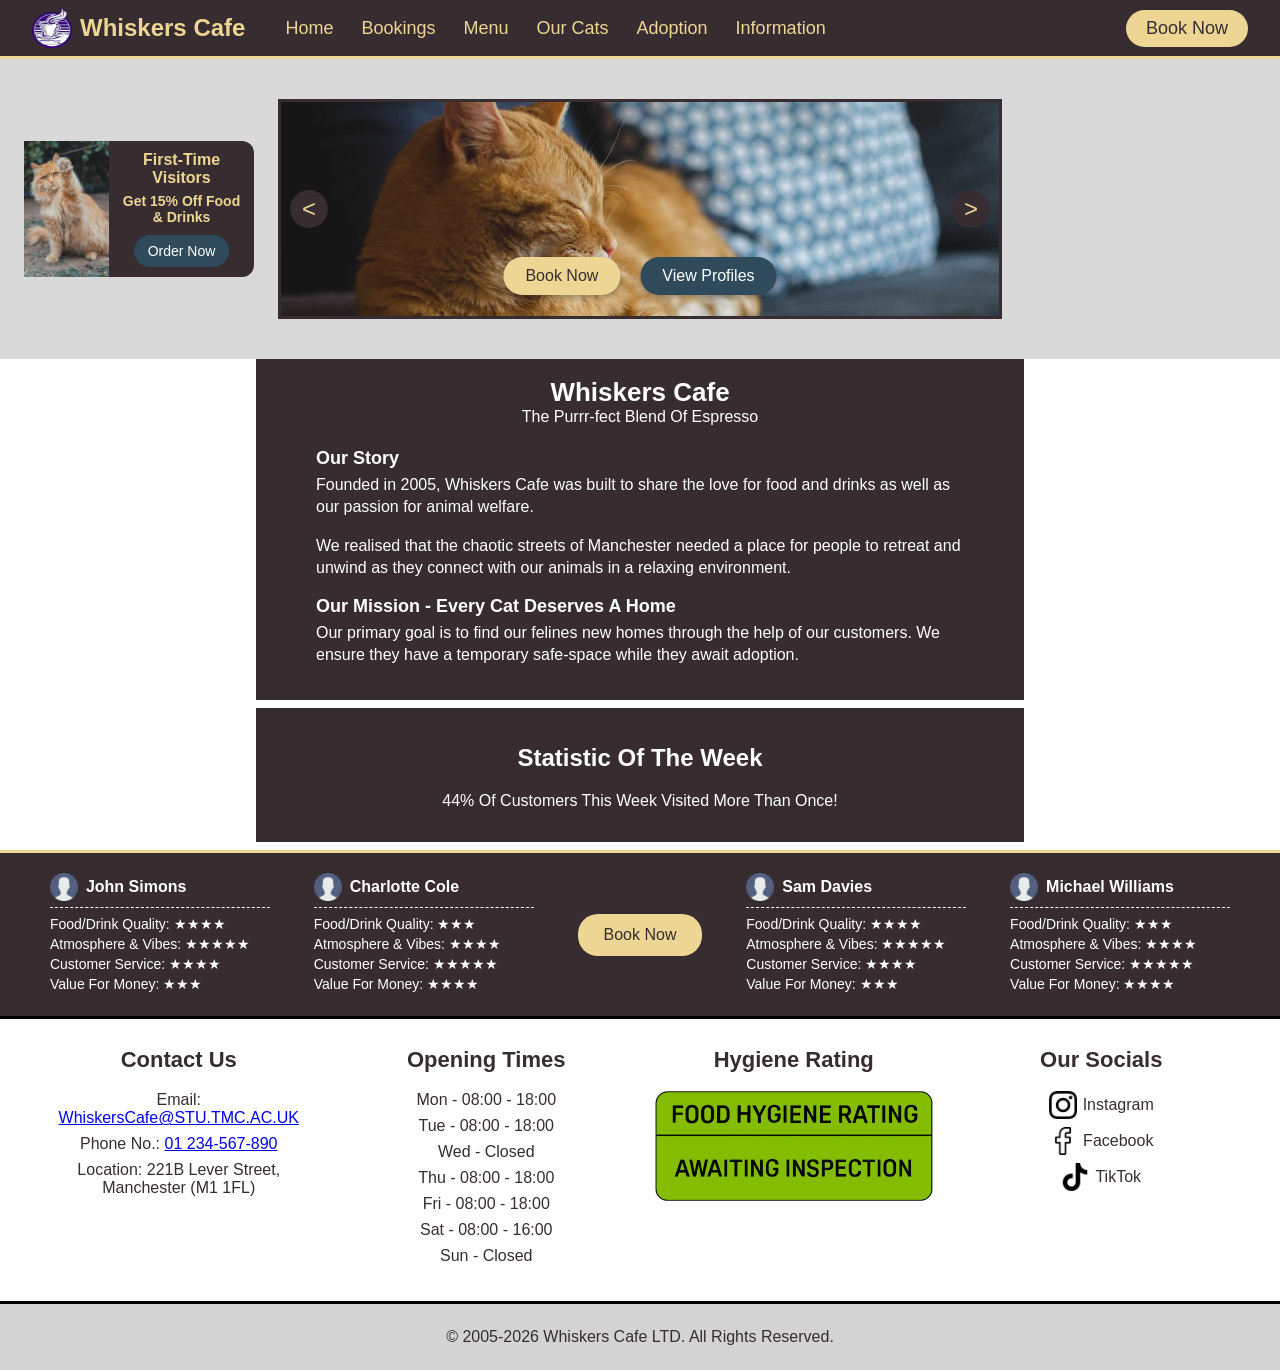
<file: whiskerscafe/index.html>
<!DOCTYPE html>
<html lang="en">
  <head>
    <meta charset="UTF-8">
    <meta name="viewport" content="width=device-width, initial-scale=1.0">
    <meta name="description" content="Visit Whiskers Cafe to indulge in fresh coffee, meet our featured cats, 
      read customer reviews, and discover adoption opportunities.">
    <meta name="keywords" content="Whiskers Cafe, Cat Cafe, Coffee Shop, Cat Adoption.">
    <meta name="author" content="Joseph Stringer">
    <meta name="robots" content="index">
    <meta http-equiv="X-UA-Compatible" content="ie=edge">
    <title>Whiskers Cafe - Home</title>
    <link rel="stylesheet" href="style.css">
    <link rel="icon" href="images/Logo.png" type="image/x-icon">
    <link rel="canonical" href="https://thegoverningbug.github.io/whiskerscafe/index.html">
    <meta property="og:title" content="Whiskers Cafe - Home">
    <meta property="og:description" content="Visit Whiskers Cafe to indulge in fresh coffee, meet our featured cats, 
      read customer reviews, and discover adoption opportunities.">
    <meta property="og:image" content="https://thegoverningbug.github.io/images/Logo.png">
    <meta property="og:url" content="https://thegoverningbug.github.io/whiskerscafe/index.html">
    <meta property="og:type" content="website">
  </head>
  <body>
    <header class="page-header">
      <a class="logo" href="index.html">
        <img src="images/Logo.png" alt="Whiskers Cafe Logo">
        <span>Whiskers Cafe</span>
      </a>
      <nav class="nav-links" id="nav-links">
        <a href="index.html">Home</a>
        <a href="bookings.html">Bookings</a>
        <a href="menu.html">Menu</a>
        <a href="our-cats.html">Our Cats</a>
        <a href="adoption.html">Adoption</a>
        <a href="information.html">Information</a>
      </nav>
      <a class="book-button" href="bookings.html">Book Now</a>
      <button class="menu-button" id="menu-button">☰</button>
    </header>
    <main>
      <section class="slider-balance">
        <div class="promo-card">
          <img src="images/PromotionalImage.jpg" alt="A Cat Waving With Its Paw">
          <div class="promo-text">
            <h2>First-Time Visitors</h2>
            <p>Get 15% Off Food & Drinks</p>
            <a href="menu.html">Order Now</a>
          </div>
        </div>
        <div class="cat-slider">
          <button class="slider-arrow" id="previous-cat"><</button>
          <a href="our-cats.html" class="slider-image-link">
            <img class="cat-slider-image active" src="images/CatSlider1.jpg" fetchpriority="high" alt="An Image Of A Cat From Whiskers Cafe">
            <img class="cat-slider-image" src="images/CatSlider2.jpg" alt="An Image Of A Cat From Whiskers Cafe">
            <img class="cat-slider-image" src="images/CatSlider3.jpg" alt="An Image Of A Cat From Whiskers Cafe">
          </a>
          <button class="slider-arrow" id="next-cat">></button>
          <div class="slider-buttons">
            <a class="primary-button" href="bookings.html">Book Now</a>
            <a class="secondary-button" href="our-cats.html">View Profiles</a>
          </div>
        </div>
        <div class="group-balance"></div>
      </section>
      <section class="about-section">
        <h1>Whiskers Cafe</h1>
        <p class="subtitle">The Purrr-fect Blend Of Espresso</p>
        <div class="about-text">
          <h2>Our Story</h2>
          <p>
            Founded in 2005, Whiskers Cafe was built to share the love for 
            food and drinks as well as our passion for animal welfare.
          </p>
          <p>
            We realised that the chaotic streets of Manchester needed a place for people to retreat and unwind 
            as they connect with our animals in a relaxing environment.
          </p>
          <h2>Our Mission - Every Cat Deserves A Home</h2>
          <p>
            Our primary goal is to find our felines new homes through the help of our customers. 
            We ensure they have a temporary safe-space while they await adoption.
          </p>
        </div>
      </section>
      <section class="stat-section">
        <h2>Statistic Of The Week</h2>
        <p>44% Of Customers This Week Visited More Than Once!</p>
      </section>
      <section class="reviews-section">
        <div class="review-card">
          <div class="review-user">
            <img src="images/UserIcon.png" alt="User Profile Icon">
          <h3>John Simons</h3>
        </div>
        <p>Food/Drink Quality: ★★★★</p>
        <p>Atmosphere & Vibes: ★★★★★</p>
        <p>Customer Service: ★★★★</p>
        <p>Value For Money: ★★★</p>
      </div>
        <div class="review-card">
          <div class="review-user">
            <img src="images/UserIcon.png" alt="User Profile Icon">
            <h3>Charlotte Cole</h3>
          </div>
        <p>Food/Drink Quality: ★★★</p>
        <p>Atmosphere & Vibes: ★★★★</p>
        <p>Customer Service: ★★★★★</p>
        <p>Value For Money: ★★★★</p>
        </div>
        <a class="review-book-button" href="bookings.html">Book Now</a>
        <div class="review-card">
          <div class="review-user">
            <img src="images/UserIcon.png" alt="User Profile Icon">
            <h3>Sam Davies</h3>
          </div>
        <p>Food/Drink Quality: ★★★★</p>
        <p>Atmosphere & Vibes: ★★★★★</p>
        <p>Customer Service: ★★★★</p>
        <p>Value For Money: ★★★</p>
        </div>
        <div class="review-card">
          <div class="review-user">
            <img src="images/UserIcon.png" alt="User Profile Icon">
            <h3>Michael Williams</h3>
          </div>
        <p>Food/Drink Quality: ★★★</p>
        <p>Atmosphere & Vibes: ★★★★</p>
        <p>Customer Service: ★★★★★</p>
        <p>Value For Money: ★★★★</p>
        </div>
      </section>
    </main>
      <footer class="page-footer">
        <div class="footer-columns">
          <section class="footer-section">
            <h2>Contact Us</h2>
            <p>Email: <a href="mailto:whiskerscafe@stu.tmc.ac.uk">WhiskersCafe@STU.TMC.AC.UK</a></p>
            <p>Phone No.: <a href="tel:01234567890">01 234-567-890</a></p>
            <p>Location: 221B Lever Street, Manchester (M1 1FL)</p>
          </section>
          <section class="footer-section">
            <h2>Opening Times</h2>
            <p>Mon - 08:00 - 18:00</p>
            <p>Tue - 08:00 - 18:00</p>
            <p>Wed - Closed</p>
            <p>Thu - 08:00 - 18:00</p>
            <p>Fri - 08:00 - 18:00</p>
            <p>Sat - 08:00 - 16:00</p>
            <p>Sun - Closed</p>
          </section>
          <section class="footer-section">
            <h2>Hygiene Rating</h2>
            <img class="hygiene-image" src="images/HygieneRating.png" alt="Food Hygiene Rating - Awaiting Inspection">
          </section>
          <section class="footer-section">
            <h2>Our Socials</h2>
            <a class="social-link" href="https://www.instagram.com/whiskerscafe">
              <img src="images/InstagramIcon.png" alt="Instagram Icon">Instagram</a>
            <a class="social-link" href="https://www.facebook.com/whiskerscafe">
              <img src="images/FacebookIcon.png" alt="Facebook Icon">Facebook</a>
            <a class="social-link" href="https://www.tiktok.com/whiskerscafe">
              <img src="images/TikTokIcon.png" alt="TikTok Icon">TikTok</a>
          </section>
        </div>
        <div class="copyright">
          <p>© 2005-2026 Whiskers Cafe LTD. All Rights Reserved.</p>
        </div>
      </footer>
    <script src="script.js" defer></script>
  </body>
</html>
</file>
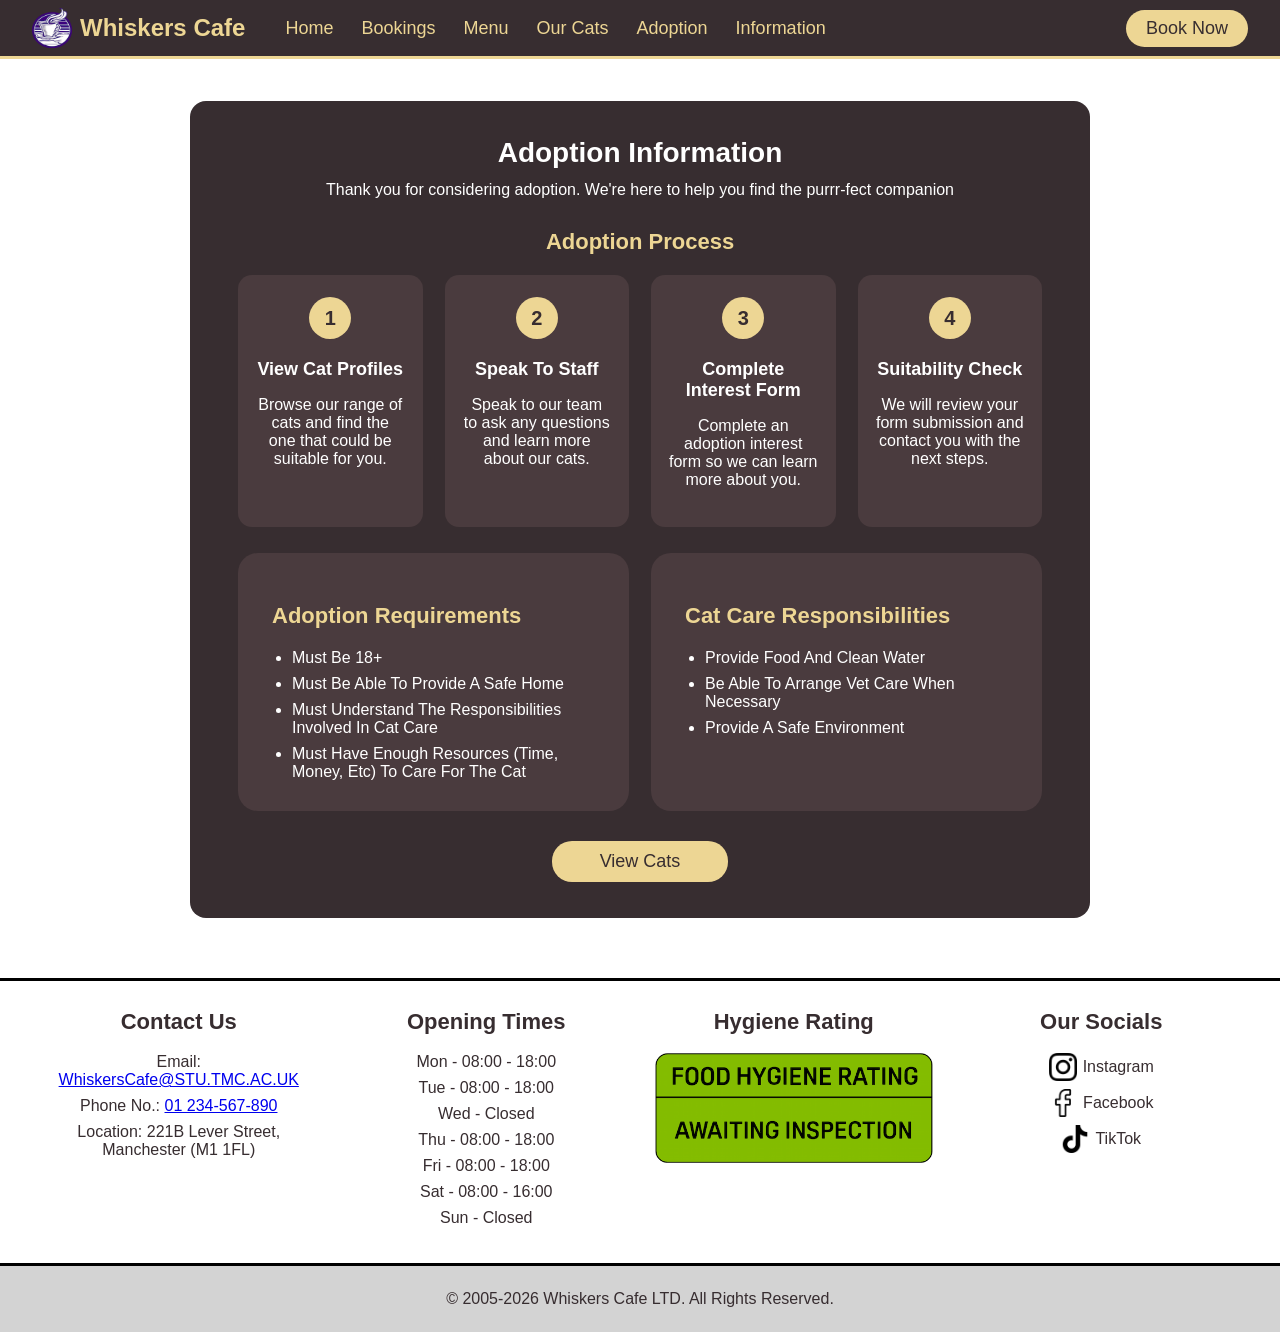
<file: whiskerscafe/adoption.html>
<!DOCTYPE html>
<html lang="en">
  <head>
    <meta charset="UTF-8">
    <meta name="viewport" content="width=device-width, initial-scale=1.0">
    <meta name="description" content="Discover adoption opportunities and information about the process at Whiskers Café, including requirements, responsibilities, and animal care rules.">
    <meta name="keywords" content="Cat Adoption, Adoption Process, Animal Care Rules, Cat Welfare.">
    <meta name="author" content="Joseph Stringer">
    <meta name="robots" content="index">
    <meta http-equiv="X-UA-Compatible" content="ie=edge">
    <title>Whiskers Cafe - Adoption</title>
    <link rel="stylesheet" href="style.css">
    <link rel="icon" href="images/Logo.png" type="image/x-icon">
    <link rel="canonical" href="https://thegoverningbug.github.io/whiskerscafe/adoption.html">
    <meta property="og:title" content="Whiskers Cafe - Adoption">
    <meta property="og:description" content="Discover adoption opportunities and information about the process at Whiskers Café, including requirements, responsibilities, and animal care rules.">
    <meta property="og:image" content="https://thegoverningbug.github.io/images/Logo.png">
    <meta property="og:url" content="https://thegoverningbug.github.io/whiskerscafe/adoption.html">
    <meta property="og:type" content="website">
  </head>
  <body>
    <header class="page-header">
      <a class="logo" href="index.html">
        <img src="images/Logo.png" alt="Whiskers Cafe Logo">
        <span>Whiskers Cafe</span>
      </a>
      <nav class="nav-links" id="nav-links">
        <a href="index.html">Home</a>
        <a href="bookings.html">Bookings</a>
        <a href="menu.html">Menu</a>
        <a href="our-cats.html">Our Cats</a>
        <a href="adoption.html">Adoption</a>
        <a href="information.html">Information</a>
      </nav>
      <a class="book-button" href="bookings.html">Book Now</a>
      <button class="menu-button" id="menu-button">☰</button>
    </header>
    <main>
      <section class="adoption-section">
        <div class="adoption-panel">
          <h1>Adoption Information</h1>
          <p class="adoption-subtitle">Thank you for considering adoption. We're here to help you find the purrr-fect companion</p>
          <h2>Adoption Process</h2>
          <div class="adoption-steps">
            <div class="adoption-step">
              <span class="step-number">1</span>
              <h3>View Cat Profiles</h3>
              <p>Browse our range of cats and find the one that could be suitable for you.</p>
            </div>
            <div class="adoption-step">
              <span class="step-number">2</span>
              <h3>Speak To Staff</h3>
              <p>Speak to our team to ask any questions and learn more about our cats.</p>
            </div>
            <div class="adoption-step">
              <span class="step-number">3</span>
              <h3>Complete Interest Form</h3>
              <p>Complete an adoption interest form so we can learn more about you.</p>
            </div>
            <div class="adoption-step">
              <span class="step-number">4</span>
              <h3>Suitability Check</h3>
              <p>We will review your form submission and contact you with the next steps.</p>
            </div>
          </div>
            <div class="adoption-info-grid">
              <div class="adoption-info-card">
                <h2>Adoption Requirements</h2>
                <ul>
                  <li>Must Be 18+</li>
                  <li>Must Be Able To Provide A Safe Home</li>
                  <li>Must Understand The Responsibilities Involved In Cat Care</li>
                  <li>Must Have Enough Resources (Time, Money, Etc) To Care For The Cat</li>
                </ul>
              </div>
              <div class="adoption-info-card">
                <h2>Cat Care Responsibilities</h2>
                <ul>
                  <li>Provide Food And Clean Water</li>
                  <li>Be Able To Arrange Vet Care When Necessary</li>
                  <li>Provide A Safe Environment</li>
                </ul>
              </div>
            </div>
            <a class="adoption-main-button" href="our-cats.html">View Cats</a>
        </div>
      </section>
    </main>
      <footer class="page-footer">
        <div class="footer-columns">
          <section class="footer-section">
            <h2>Contact Us</h2>
            <p>Email: <a href="mailto:whiskerscafe@stu.tmc.ac.uk">WhiskersCafe@STU.TMC.AC.UK</a></p>
            <p>Phone No.: <a href="tel:01234567890">01 234-567-890</a></p>
            <p>Location: 221B Lever Street, Manchester (M1 1FL)</p>
          </section>
          <section class="footer-section">
            <h2>Opening Times</h2>
            <p>Mon - 08:00 - 18:00</p>
            <p>Tue - 08:00 - 18:00</p>
            <p>Wed - Closed</p>
            <p>Thu - 08:00 - 18:00</p>
            <p>Fri - 08:00 - 18:00</p>
            <p>Sat - 08:00 - 16:00</p>
            <p>Sun - Closed</p>
          </section>
          <section class="footer-section">
            <h2>Hygiene Rating</h2>
            <img class="hygiene-image" src="images/HygieneRating.png" alt="Food Hygiene Rating - Awaiting Inspection">
          </section>
          <section class="footer-section">
            <h2>Our Socials</h2>
            <a class="social-link" href="https://www.instagram.com/whiskerscafe">
              <img src="images/InstagramIcon.png" alt="Instagram Icon">Instagram</a>
            <a class="social-link" href="https://www.facebook.com/whiskerscafe">
              <img src="images/FacebookIcon.png" alt="Facebook Icon">Facebook</a>
            <a class="social-link" href="https://www.tiktok.com/whiskerscafe">
              <img src="images/TikTokIcon.png" alt="TikTok Icon">TikTok</a>
          </section>
        </div>
        <div class="copyright">
          <p>© 2005-2026 Whiskers Cafe LTD. All Rights Reserved.</p>
        </div>
      </footer>
    <script src="script.js" defer></script>
  </body>
</html>
</file>
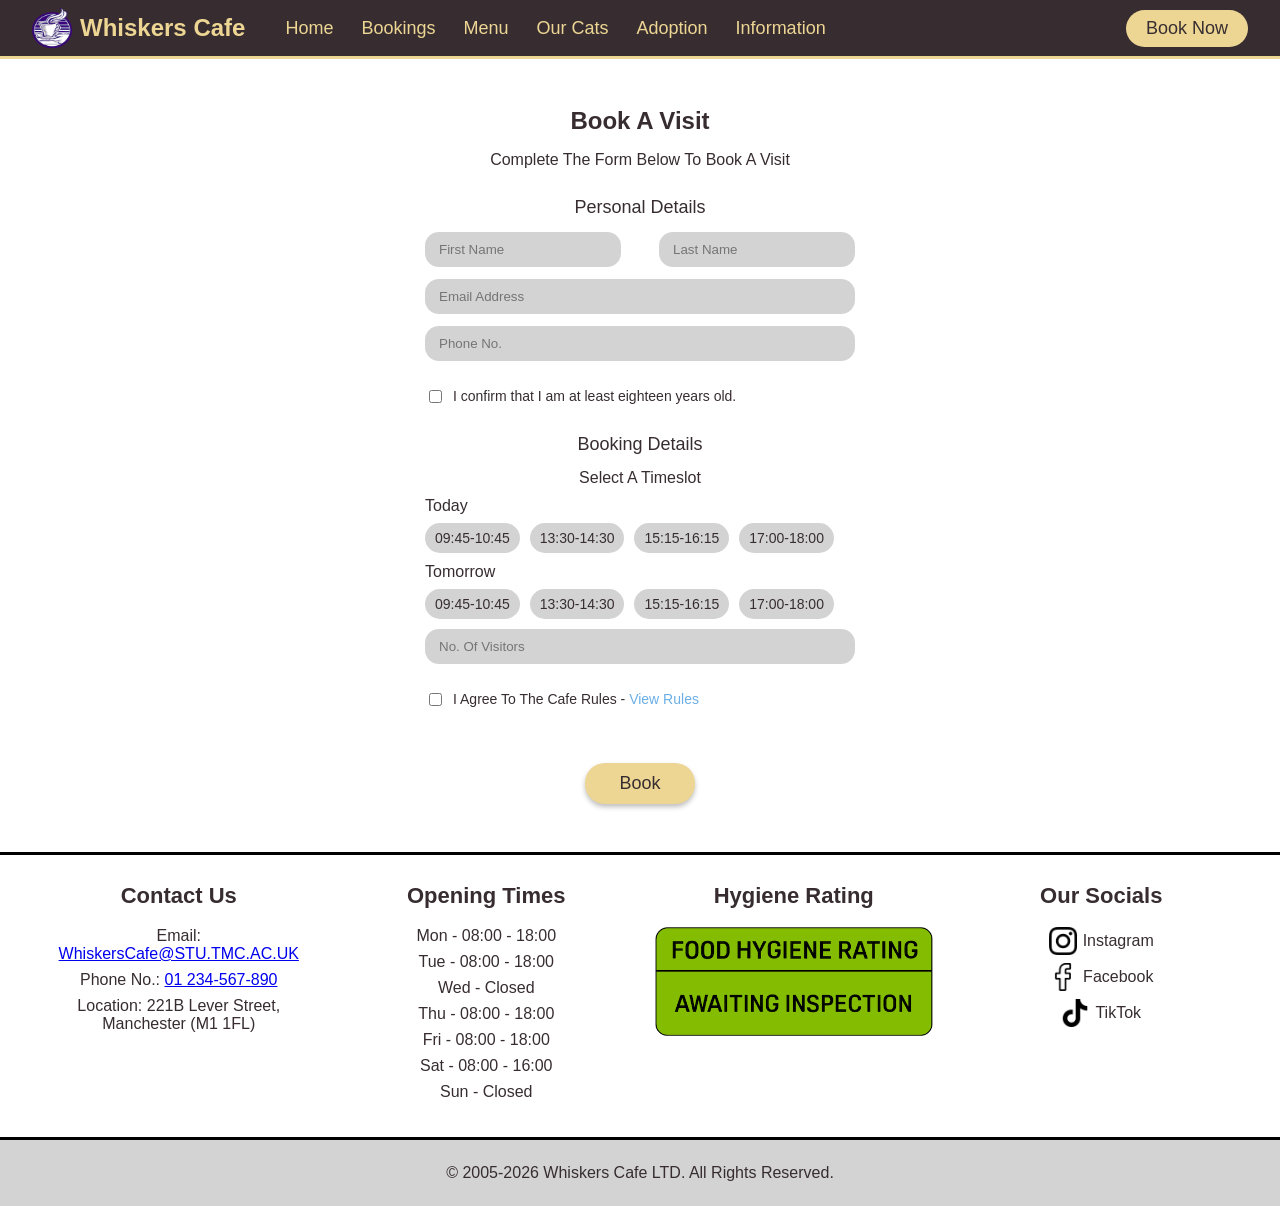
<file: whiskerscafe/bookings.html>
<!DOCTYPE html>
<html lang="en">
  <head>
    <meta charset="UTF-8">
    <meta name="viewport" content="width=device-width, initial-scale=1.0">
    <meta name="description" content="Book a visit to Whiskers Cafe and reserve yourself some time to enjoy
      our food, drinks, and the cafe's cats.">
    <meta name="keywords" content="Book Visit, Cat Cafe Booking, Whiskers Cafe, Cafe Visits, Cafe Reservations.">
    <meta name="author" content="Joseph Stringer">
    <meta name="robots" content="index">
    <meta http-equiv="X-UA-Compatible" content="ie=edge">
    <title>Whiskers Cafe - Bookings</title>
    <link rel="stylesheet" href="style.css">
    <link rel="icon" href="images/Logo.png" type="image/x-icon">
    <link rel="canonical" href="https://thegoverningbug.github.io/whiskerscafe/bookings.html">
    <meta property="og:title" content="Whiskers Cafe - Bookings">
    <meta property="og:description" content="Book a visit to Whiskers Cafe and reserve yourself some time to enjoy
      our food, drinks, and the cafe's cats.">
    <meta property="og:image" content="https://thegoverningbug.github.io/images/Logo.png">
    <meta property="og:url" content="https://thegoverningbug.github.io/whiskerscafe/bookings.html">
    <meta property="og:type" content="website">
  </head>
  <body>
    <header class="page-header">
      <a class="logo" href="index.html">
        <img src="images/Logo.png" alt="Whiskers Cafe Logo">
        <span>Whiskers Cafe</span>
      </a>
      <nav class="nav-links" id="nav-links">
        <a href="index.html">Home</a>
        <a href="bookings.html">Bookings</a>
        <a href="menu.html">Menu</a>
        <a href="our-cats.html">Our Cats</a>
        <a href="adoption.html">Adoption</a>
        <a href="information.html">Information</a>
      </nav>
      <a class="book-button" href="bookings.html">Book Now</a>
      <button class="menu-button" id="menu-button">☰</button>
    </header>
    <main>
      <section class="booking-section">
        <h1>Book A Visit</h1>
        <p class="booking-sub">Complete The Form Below To Book A Visit</p>
        <form class="booking-form" id="booking-form">
          <h2>Personal Details</h2>
          <div class="name-row">
            <input type="text" id="first-name" placeholder="First Name">
            <input type="text" id="last-name" placeholder="Last Name">
          </div>
          <input type="email" id="email-address" placeholder="Email Address">
          <input type="text" id="phone-number" placeholder="Phone No.">
          <div class="checkbox-row">
            <input type="checkbox" id="age-confirmed">
            <label for="age-confirmed">I confirm that I am at least eighteen years old.</label>
          </div>
          <h2>Booking Details</h2>
          <p class="timeslot-title">Select A Timeslot</p>
          <div class="timeslot-group">
            <div class="timeslot-row">
              <p>Today</p>
              <input type="radio" id="today-1" name="timeslot" value="Today 09:45-10:45">
                <label for="today-1">09:45-10:45</label>
              <input type="radio" id="today-2" name="timeslot" value="Today 13:30-14:30">
                <label for="today-2">13:30-14:30</label>
              <input type="radio" id="today-3" name="timeslot" value="Today 15:15-16:15">
                <label for="today-3">15:15-16:15</label>
              <input type="radio" id="today-4" name="timeslot" value="Today 09:45-10:45">
                <label for="today-4">17:00-18:00</label>
            </div>
            <div class="timeslot-row">
              <p>Tomorrow</p>
              <input type="radio" id="tomorrow-1" name="timeslot" value="Tomorrow 09:45-10:45">
                <label for="tomorrow-1">09:45-10:45</label>
              <input type="radio" id="tomorrow-2" name="timeslot" value="Tomorrow 13:30-14:30">
                <label for="tomorrow-2">13:30-14:30</label>
              <input type="radio" id="tomorrow-3" name="timeslot" value="Tomorrow 15:15-16:15">
                <label for="tomorrow-3">15:15-16:15</label>
              <input type="radio" id="tomorrow-4" name="timeslot" value="Tomorrow 17:00-18:00">
                <label for="tomorrow-4">17:00-18:00</label>
            </div>
          </div>
          <input type="number" id="visitor-number" placeholder="No. Of Visitors" min="1" max="6">
          <div class="checkbox-row">
            <input type="checkbox" id="rules-confirmed">
            <label for="rules-confirmed">I Agree To The Cafe Rules - <a href="information.html">View Rules</a>
            </label>
          </div>
          <p id="booking-message"></p>
          <button type="submit" class="submit-booking-button">Book</button>
        </form>
      </section>
    </main>
      <footer class="page-footer">
        <div class="footer-columns">
          <section class="footer-section">
            <h2>Contact Us</h2>
            <p>Email: <a href="mailto:whiskerscafe@stu.tmc.ac.uk">WhiskersCafe@STU.TMC.AC.UK</a></p>
            <p>Phone No.: <a href="tel:01234567890">01 234-567-890</a></p>
            <p>Location: 221B Lever Street, Manchester (M1 1FL)</p>
          </section>
          <section class="footer-section">
            <h2>Opening Times</h2>
            <p>Mon - 08:00 - 18:00</p>
            <p>Tue - 08:00 - 18:00</p>
            <p>Wed - Closed</p>
            <p>Thu - 08:00 - 18:00</p>
            <p>Fri - 08:00 - 18:00</p>
            <p>Sat - 08:00 - 16:00</p>
            <p>Sun - Closed</p>
          </section>
          <section class="footer-section">
            <h2>Hygiene Rating</h2>
            <img class="hygiene-image" src="images/HygieneRating.png" alt="Food Hygiene Rating - Awaiting Inspection">
          </section>
          <section class="footer-section">
            <h2>Our Socials</h2>
            <a class="social-link" href="https://www.instagram.com/whiskerscafe">
              <img src="images/InstagramIcon.png" alt="Instagram Icon">Instagram</a>
            <a class="social-link" href="https://www.facebook.com/whiskerscafe">
              <img src="images/FacebookIcon.png" alt="Facebook Icon">Facebook</a>
            <a class="social-link" href="https://www.tiktok.com/whiskerscafe">
              <img src="images/TikTokIcon.png" alt="TikTok Icon">TikTok</a>
          </section>
        </div>
        <div class="copyright">
          <p>© 2005-2026 Whiskers Cafe LTD. All Rights Reserved.</p>
        </div>
      </footer>
    <script src="script.js" defer></script>
  </body>
</html>
</file>
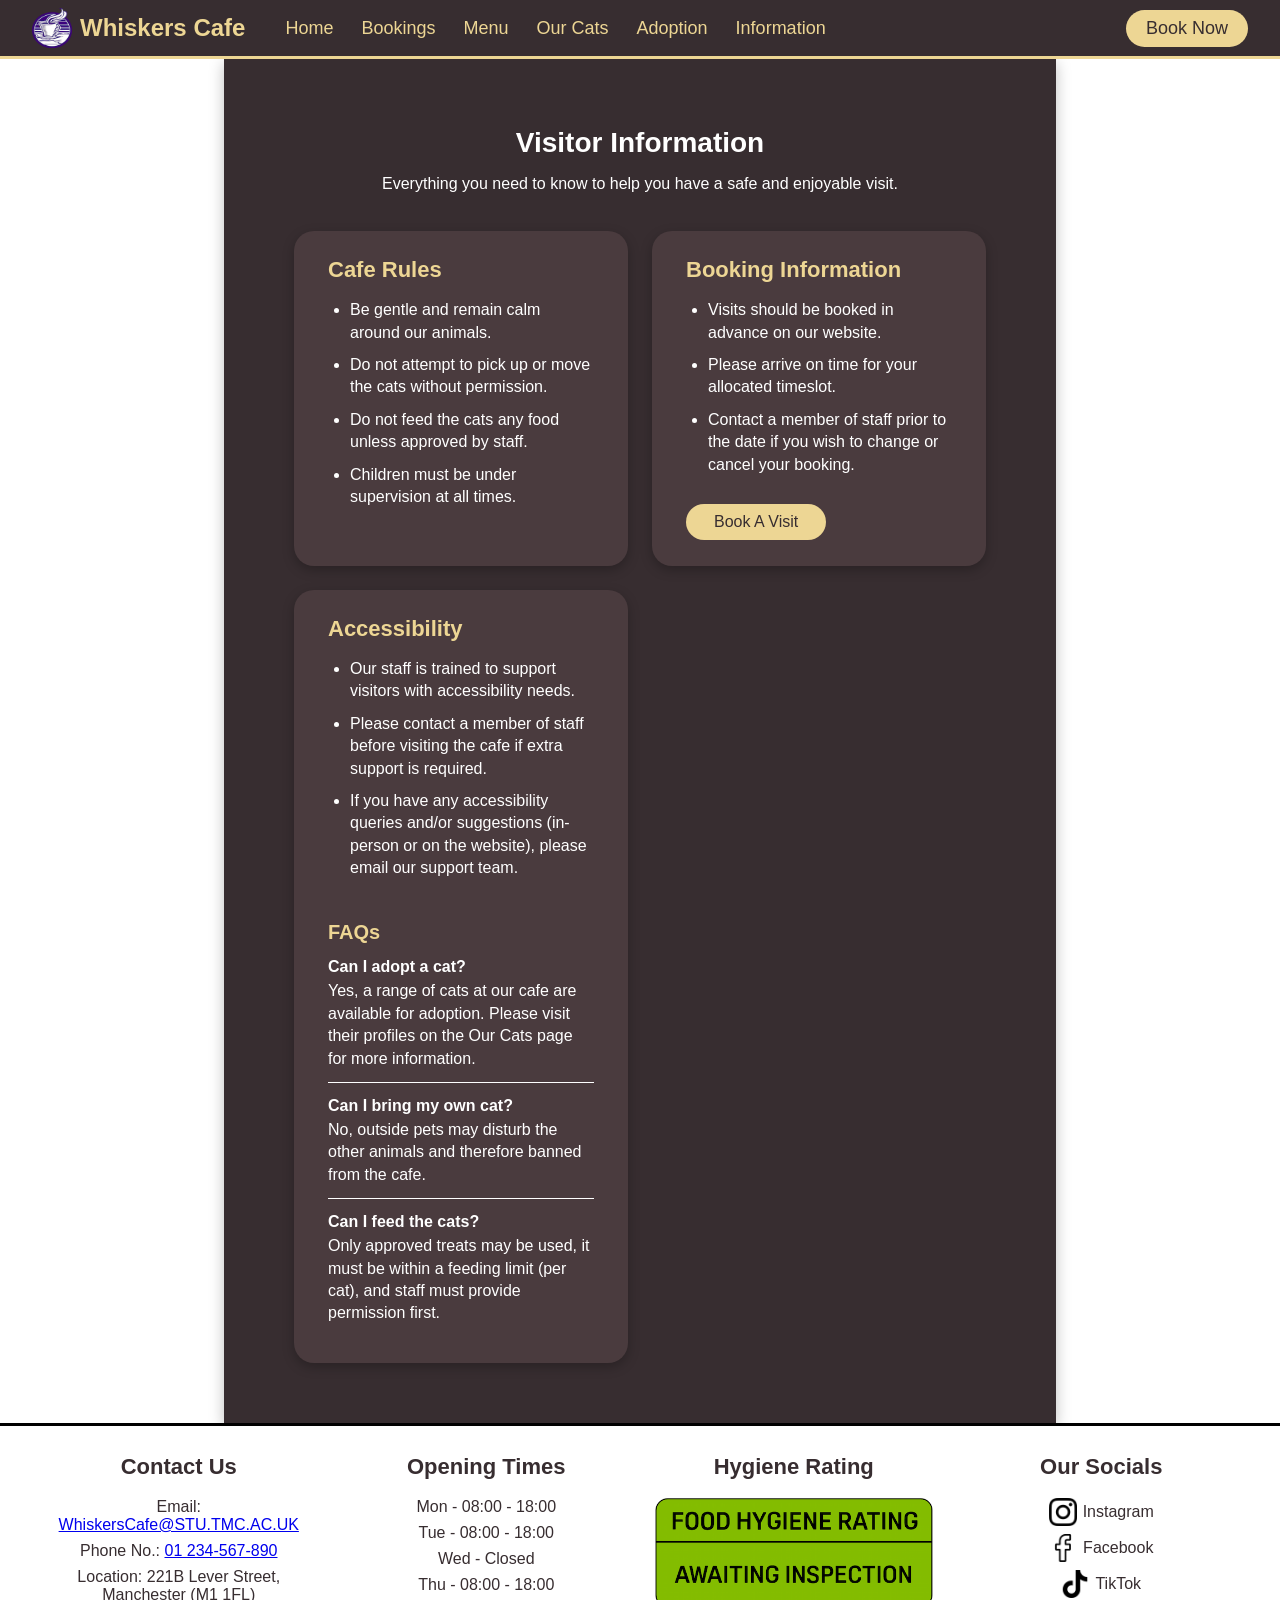
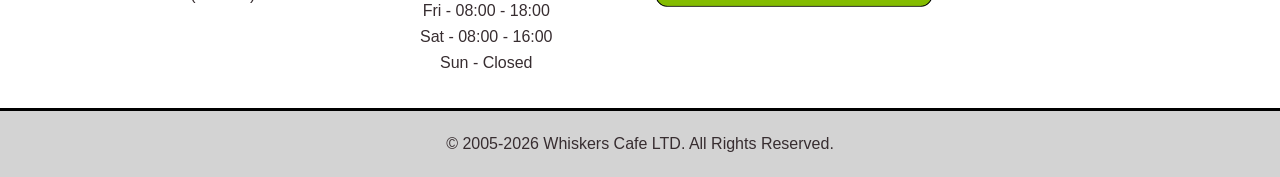
<file: whiskerscafe/information.html>
<!DOCTYPE html>
<html lang="en">
  <head>
    <meta charset="UTF-8">
    <meta name="viewport" content="width=device-width, initial-scale=1.0">
    <meta name="description" content="Find useful information about Whiskers Café including café rules, accessibility information, and frequently asked questions.">
    <meta name="keywords" content="FAQs, Accessibility, Support, Café Rules, What To Expect, Visiting Process.">
    <meta name="author" content="Joseph Stringer">
    <meta name="robots" content="index">
    <meta http-equiv="X-UA-Compatible" content="ie=edge">
    <title>Whiskers Cafe - Information</title>
    <link rel="stylesheet" href="style.css">
    <link rel="icon" href="images/Logo.png" type="image/x-icon">
    <link rel="canonical" href="https://thegoverningbug.github.io/whiskerscafe/information.html">
    <meta property="og:title" content="Whiskers Cafe - Information">
    <meta property="og:description" content="Find useful information about Whiskers Café including café rules, accessibility information, and frequently asked questions.">
    <meta property="og:image" content="https://thegoverningbug.github.io/images/Logo.png">
    <meta property="og:url" content="https://thegoverningbug.github.io/whiskerscafe/information.html">
    <meta property="og:type" content="website">
  </head>
  <body>
    <header class="page-header">
      <a class="logo" href="index.html">
        <img src="images/Logo.png" alt="Whiskers Cafe Logo">
        <span>Whiskers Cafe</span>
      </a>
      <nav class="nav-links" id="nav-links">
        <a href="index.html">Home</a>
        <a href="bookings.html">Bookings</a>
        <a href="menu.html">Menu</a>
        <a href="our-cats.html">Our Cats</a>
        <a href="adoption.html">Adoption</a>
        <a href="information.html">Information</a>
      </nav>
      <a class="book-button" href="bookings.html">Book Now</a>
      <button class="menu-button" id="menu-button">☰</button>
    </header>
    <main>
      <section class="information-section">
        <h1>Visitor Information</h1>
        <p class="information-subtitle">Everything you need to know to help you have a safe and 
          enjoyable visit.</p>
        <div class="information-grid">
          <section class="information-card">
            <h2>Cafe Rules</h2>
            <ul>
              <li>Be gentle and remain calm around our animals.</li>
              <li>Do not attempt to pick up or move the cats without permission.</li>
              <li>Do not feed the cats any food unless approved by staff.</li>
              <li>Children must be under supervision at all times.</li>
            </ul>
          </section>
          <section class="information-card">
            <h2>Booking Information</h2>
            <ul>
              <li>Visits should be booked in advance on our website.</li>
              <li>Please arrive on time for your allocated timeslot.</li>
              <li>Contact a member of staff prior to the date if you wish to change or cancel your booking.</li>
            </ul>
            <a class="information-button" href="bookings.html">Book A Visit</a>
          </section>
          <section class="information-card">
            <h2>Accessibility</h2>
            <ul>
              <li>Our staff is trained to support visitors with accessibility needs.</li>
              <li>Please contact a member of staff before visiting the cafe if extra support is required.</li>
              <li>If you have any accessibility queries and/or suggestions (in-person or on the website), please email our support team.</li>
            </ul>
            <div class="faq-group">
              <h2>FAQs</h2>
              <div class="faq-item">
                <h3>Can I adopt a cat?</h3>
                <p>Yes, a range of cats at our cafe are available for adoption. Please visit their profiles on the Our Cats page 
                for more information.</p>
              </div>
              <div class="faq-item">
                <h3>Can I bring my own cat?</h3>
                <p>No, outside pets may disturb the other animals and therefore banned from the cafe.</p>
              </div>
              <div class="faq-item">
                <h3>Can I feed the cats?</h3>
                <p>Only approved treats may be used, it must be within a feeding limit (per cat), and staff must 
                provide permission first.</p>
              </div>
            </div>
          </section>
        </div>
    </main>
      <footer class="page-footer">
        <div class="footer-columns">
          <section class="footer-section">
            <h2>Contact Us</h2>
            <p>Email: <a href="mailto:whiskerscafe@stu.tmc.ac.uk">WhiskersCafe@STU.TMC.AC.UK</a></p>
            <p>Phone No.: <a href="tel:01234567890">01 234-567-890</a></p>
            <p>Location: 221B Lever Street, Manchester (M1 1FL)</p>
          </section>
          <section class="footer-section">
            <h2>Opening Times</h2>
            <p>Mon - 08:00 - 18:00</p>
            <p>Tue - 08:00 - 18:00</p>
            <p>Wed - Closed</p>
            <p>Thu - 08:00 - 18:00</p>
            <p>Fri - 08:00 - 18:00</p>
            <p>Sat - 08:00 - 16:00</p>
            <p>Sun - Closed</p>
          </section>
          <section class="footer-section">
            <h2>Hygiene Rating</h2>
            <img class="hygiene-image" src="images/HygieneRating.png" alt="Food Hygiene Rating - Awaiting Inspection">
          </section>
          <section class="footer-section">
            <h2>Our Socials</h2>
            <a class="social-link" href="https://www.instagram.com/whiskerscafe">
              <img src="images/InstagramIcon.png" alt="Instagram Icon">Instagram</a>
            <a class="social-link" href="https://www.facebook.com/whiskerscafe">
              <img src="images/FacebookIcon.png" alt="Facebook Icon">Facebook</a>
            <a class="social-link" href="https://www.tiktok.com/whiskerscafe">
              <img src="images/TikTokIcon.png" alt="TikTok Icon">TikTok</a>
          </section>
        </div>
        <div class="copyright">
          <p>© 2005-2026 Whiskers Cafe LTD. All Rights Reserved.</p>
        </div>
      </footer>
    <script src="script.js" defer></script>
  </body>
</html>
</file>
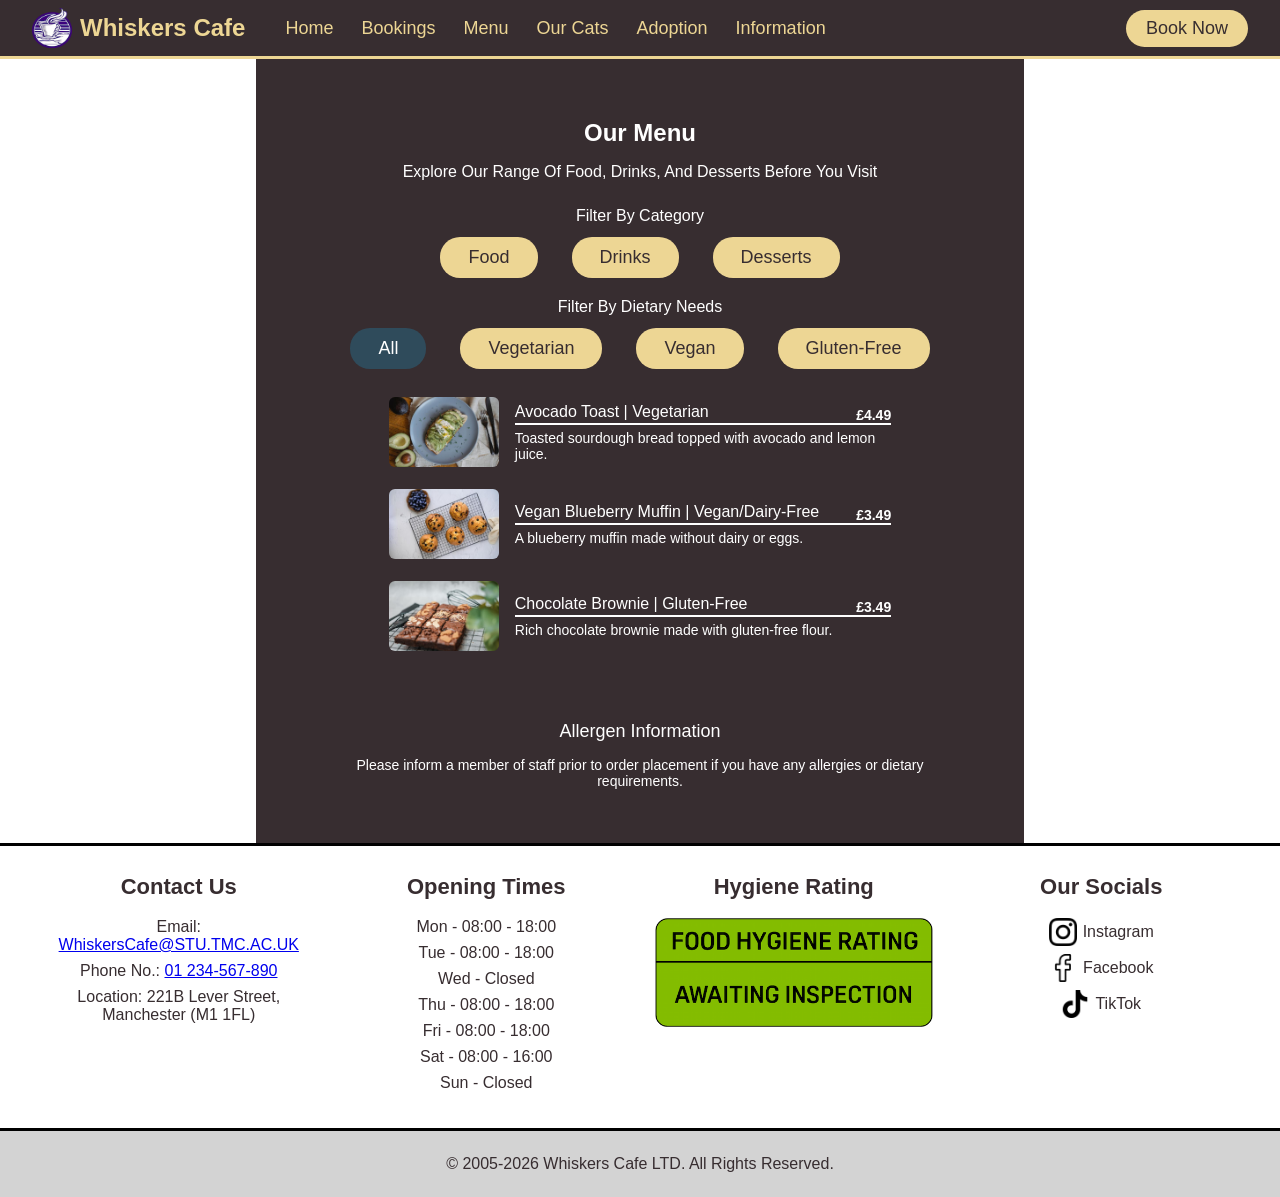
<file: whiskerscafe/menu.html>
<!DOCTYPE html>
<html lang="en">
  <head>
    <meta charset="UTF-8">
    <meta name="viewport" content="width=device-width, initial-scale=1.0">
    <meta name="description" content="View the Whiskers Café menu to see our selection of drinks, snacks, and desserts alongside their prices and dietary information.">
    <meta name="keywords" content="Café Menu, Coffee, Meals, Desserts, Pricing, Allergens">
    <meta name="author" content="Joseph Stringer">
    <meta name="robots" content="index">
    <meta http-equiv="X-UA-Compatible" content="ie=edge">
    <title>Whiskers Cafe - Menu</title>
    <link rel="stylesheet" href="style.css">
    <link rel="icon" href="images/Logo.png" type="image/x-icon">
    <link rel="canonical" href="https://thegoverningbug.github.io/whiskerscafe/menu.html">
    <meta property="og:title" content="Whiskers Cafe - Menu">
    <meta property="og:description" content="View the Whiskers Café menu to see our selection of drinks, snacks, and desserts alongside their prices and dietary information.">
    <meta property="og:image" content="https://thegoverningbug.github.io/images/Logo.png">
    <meta property="og:url" content="https://thegoverningbug.github.io/whiskerscafe/menu.html">
    <meta property="og:type" content="website">
  </head>
  <body>
    <header class="page-header">
      <a class="logo" href="index.html">
        <img src="images/Logo.png" alt="Whiskers Cafe Logo">
        <span>Whiskers Cafe</span>
      </a>
      <nav class="nav-links" id="nav-links">
        <a href="index.html">Home</a>
        <a href="bookings.html">Bookings</a>
        <a href="menu.html">Menu</a>
        <a href="our-cats.html">Our Cats</a>
        <a href="adoption.html">Adoption</a>
        <a href="information.html">Information</a>
      </nav>
      <a class="book-button" href="bookings.html">Book Now</a>
      <button class="menu-button" id="menu-button">☰</button>
    </header>
    <main>
      <section class="menu-section">
        <h1>Our Menu</h1>
        <p class="menu-subtitle">Explore Our Range Of Food, Drinks, And Desserts Before You Visit</p>
        <p class="filter-heading">Filter By Category</p>
        <div class="filter-buttons">
          <button class="category-filter" data-category="food">Food</button>
          <button class="category-filter" data-category="drinks">Drinks</button>
          <button class="category-filter" data-category="desserts">Desserts</button>
        </div>
        <p class="filter-heading">Filter By Dietary Needs</p>
        <div class="filter-buttons">
          <button class="diet-filter active-filter" data-diet="all">All</button>
          <button class="diet-filter" data-diet="vegetarian">Vegetarian</button>
          <button class="diet-filter" data-diet="vegan">Vegan</button>
          <button class="diet-filter" data-diet="gluten-free">Gluten-Free</button>
        </div>
        <div class="menu-list">
          <div class="menu-item" data-category="food" data-diet="vegetarian">
            <img src="images/AvocadoToast.jpg" alt="Avocado Toast">
            <div class="menu-item-info">
              <div class="menu-item-top">
                <h2>Avocado Toast | Vegetarian</h2>
                <p>£4.49</p>
              </div>
              <p>Toasted sourdough bread topped with avocado and lemon juice.</p>
            </div>
          </div>
          <div class="menu-item" data-category="desserts" data-diet="vegan">
            <img src="images/BlueberryMuffins.jpg" alt="Vegan Blueberry Muffin">
            <div class="menu-item-info">
              <div class="menu-item-top">
                <h2>Vegan Blueberry Muffin | Vegan/Dairy-Free</h2>
                <p>£3.49</p>
              </div>
              <p>A blueberry muffin made without dairy or eggs.</p>
            </div>
          </div>
          <div class="menu-item" data-category="desserts" data-diet="gluten-free">
            <img src="images/Brownies.jpg" alt="Chocolate Brownie">
            <div class="menu-item-info">
              <div class="menu-item-top">
                <h2>Chocolate Brownie | Gluten-Free</h2>
                <p>£3.49</p>
              </div>
              <p>Rich chocolate brownie made with gluten-free flour.</p>
            </div>
          </div>
        </div>
          <p id="no-menu-message" class="no-menu-message">No menu items match this filter.</p>
          <section class="allergen-section">
            <h2>Allergen Information</h2>
            <p>
              Please inform a member of staff prior to order placement if you have any allergies 
              or dietary requirements.
            </p>
          </section>
      </section>
    </main>
      <footer class="page-footer">
        <div class="footer-columns">
          <section class="footer-section">
            <h2>Contact Us</h2>
            <p>Email: <a href="mailto:whiskerscafe@stu.tmc.ac.uk">WhiskersCafe@STU.TMC.AC.UK</a></p>
            <p>Phone No.: <a href="tel:01234567890">01 234-567-890</a></p>
            <p>Location: 221B Lever Street, Manchester (M1 1FL)</p>
          </section>
          <section class="footer-section">
            <h2>Opening Times</h2>
            <p>Mon - 08:00 - 18:00</p>
            <p>Tue - 08:00 - 18:00</p>
            <p>Wed - Closed</p>
            <p>Thu - 08:00 - 18:00</p>
            <p>Fri - 08:00 - 18:00</p>
            <p>Sat - 08:00 - 16:00</p>
            <p>Sun - Closed</p>
          </section>
          <section class="footer-section">
            <h2>Hygiene Rating</h2>
            <img class="hygiene-image" src="images/HygieneRating.png" alt="Food Hygiene Rating - Awaiting Inspection">
          </section>
          <section class="footer-section">
            <h2>Our Socials</h2>
            <a class="social-link" href="https://www.instagram.com/whiskerscafe">
              <img src="images/InstagramIcon.png" alt="Instagram Icon">Instagram</a>
            <a class="social-link" href="https://www.facebook.com/whiskerscafe">
              <img src="images/FacebookIcon.png" alt="Facebook Icon">Facebook</a>
            <a class="social-link" href="https://www.tiktok.com/whiskerscafe">
              <img src="images/TikTokIcon.png" alt="TikTok Icon">TikTok</a>
          </section>
        </div>
        <div class="copyright">
          <p>© 2005-2026 Whiskers Cafe LTD. All Rights Reserved.</p>
        </div>
      </footer>
    <script src="script.js" defer></script>
  </body>
</html>
</file>
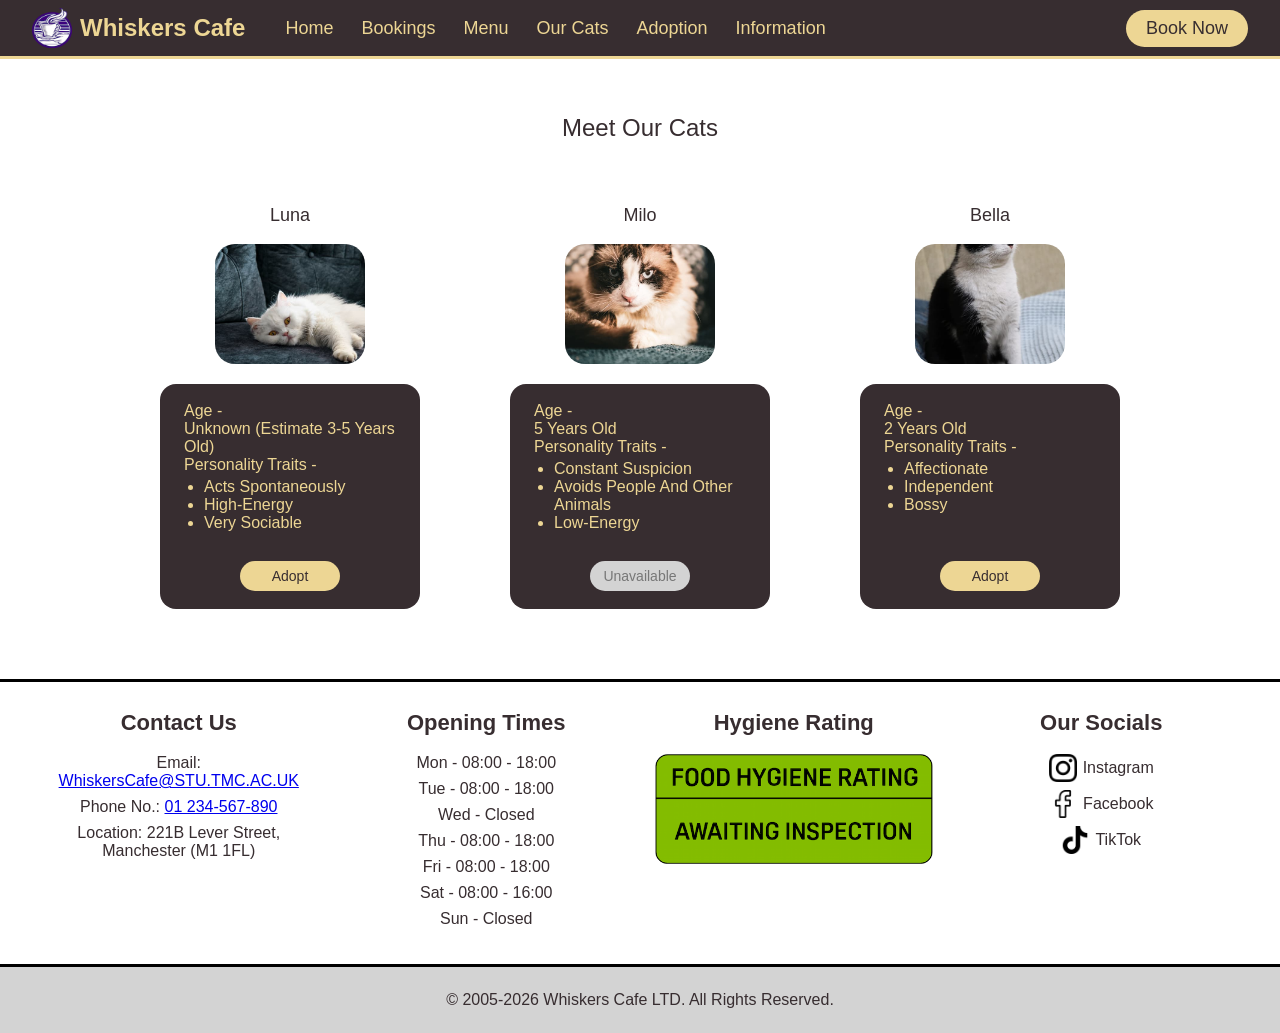
<file: whiskerscafe/our-cats.html>
<!DOCTYPE html>
<html lang="en">
  <head>
    <meta charset="UTF-8">
    <meta name="viewport" content="width=device-width, initial-scale=1.0">
    <meta name="description" content="Meet our cats at Whiskers Café, view their profiles, and learn about their personalities and adoption availability.">
    <meta name="keywords" content="Cats, Cat Profiles, Featured Cats, Adopt A Cat, Whiskers Café Cats">
    <meta name="author" content="Joseph Stringer">
    <meta name="robots" content="index">
    <meta http-equiv="X-UA-Compatible" content="ie=edge">
    <title>Whiskers Cafe - Our Cats</title>
    <link rel="stylesheet" href="style.css">
    <link rel="icon" href="images/Logo.png" type="image/x-icon">
    <link rel="canonical" href="https://thegoverningbug.github.io/whiskerscafe/our-cats.html">
    <meta property="og:title" content="Whiskers Cafe - Our Cats">
    <meta property="og:description" content="Meet our cats at Whiskers Café, view their profiles, and learn about their personalities and adoption availability.">
    <meta property="og:image" content="https://thegoverningbug.github.io/images/Logo.png">
    <meta property="og:url" content="https://thegoverningbug.github.io/whiskerscafe/our-cats.html">
    <meta property="og:type" content="website">
  </head>
  <body>
    <header class="page-header">
      <a class="logo" href="index.html">
        <img src="images/Logo.png" alt="Whiskers Cafe Logo">
        <span>Whiskers Cafe</span>
      </a>
      <nav class="nav-links" id="nav-links">
        <a href="index.html">Home</a>
        <a href="bookings.html">Bookings</a>
        <a href="menu.html">Menu</a>
        <a href="our-cats.html">Our Cats</a>
        <a href="adoption.html">Adoption</a>
        <a href="information.html">Information</a>
      </nav>
      <a class="book-button" href="bookings.html">Book Now</a>
      <button class="menu-button" id="menu-button">☰</button>
    </header>
    <main>
      <section class="cats-section">
        <h1>Meet Our Cats</h1>
        <div class="cats-grid">
          <article class="cat-profile">
            <h2>Luna</h2>
            <img class="cat-image" src="images/Profile1.jpg" alt="Luna The Cat">
            <div class="cat-info">
              <p>Age -</p>
              <p>Unknown &#40;Estimate 3-5 Years Old&#41;</p>
              <p class="traits-title">Personality Traits -</p>
              <ul>
                <li>Acts Spontaneously</li>
                <li>High-Energy</li>
                <li>Very Sociable</li>
              </ul>
              <a class="adopt-button" href="adoption.html">Adopt</a>
            </div>
          </article>
          <article class="cat-profile">
            <h2>Milo</h2>
            <img class="cat-image" src="images/Profile2.jpg" alt="Milo The Cat">
            <div class="cat-info">
              <p>Age -</p>
              <p>5 Years Old</p>
              <p class="traits-title">Personality Traits -</p>
              <ul>
                <li>Constant Suspicion</li>
                <li>Avoids People And Other Animals</li>
                <li>Low-Energy</li>
              </ul>
              <span class="unavailable-button">Unavailable</span>
            </div>
          </article>
          <article class="cat-profile">
            <h2>Bella</h2>
            <img class="cat-image" src="images/Profile3.jpg" alt="Bella The Cat">
            <div class="cat-info">
              <p>Age -</p>
              <p>2 Years Old</p>
              <p class="traits-title">Personality Traits -</p>
              <ul>
                <li>Affectionate</li>
                <li>Independent</li>
                <li>Bossy</li>
              </ul>
              <a class="adopt-button" href="adoption.html">Adopt</a>
            </div>
          </article>
        </div>
      </section>
    </main>
      <footer class="page-footer">
        <div class="footer-columns">
          <section class="footer-section">
            <h2>Contact Us</h2>
            <p>Email: <a href="mailto:whiskerscafe@stu.tmc.ac.uk">WhiskersCafe@STU.TMC.AC.UK</a></p>
            <p>Phone No.: <a href="tel:01234567890">01 234-567-890</a></p>
            <p>Location: 221B Lever Street, Manchester (M1 1FL)</p>
          </section>
          <section class="footer-section">
            <h2>Opening Times</h2>
            <p>Mon - 08:00 - 18:00</p>
            <p>Tue - 08:00 - 18:00</p>
            <p>Wed - Closed</p>
            <p>Thu - 08:00 - 18:00</p>
            <p>Fri - 08:00 - 18:00</p>
            <p>Sat - 08:00 - 16:00</p>
            <p>Sun - Closed</p>
          </section>
          <section class="footer-section">
            <h2>Hygiene Rating</h2>
            <img class="hygiene-image" src="images/HygieneRating.png" alt="Food Hygiene Rating - Awaiting Inspection">
          </section>
          <section class="footer-section">
            <h2>Our Socials</h2>
            <a class="social-link" href="https://www.instagram.com/whiskerscafe">
              <img src="images/InstagramIcon.png" alt="Instagram Icon">Instagram</a>
            <a class="social-link" href="https://www.facebook.com/whiskerscafe">
              <img src="images/FacebookIcon.png" alt="Facebook Icon">Facebook</a>
            <a class="social-link" href="https://www.tiktok.com/whiskerscafe">
              <img src="images/TikTokIcon.png" alt="TikTok Icon">TikTok</a>
          </section>
        </div>
        <div class="copyright">
          <p>© 2005-2026 Whiskers Cafe LTD. All Rights Reserved.</p>
        </div>
      </footer>
    <script src="script.js" defer></script>
  </body>
</html>
</file>
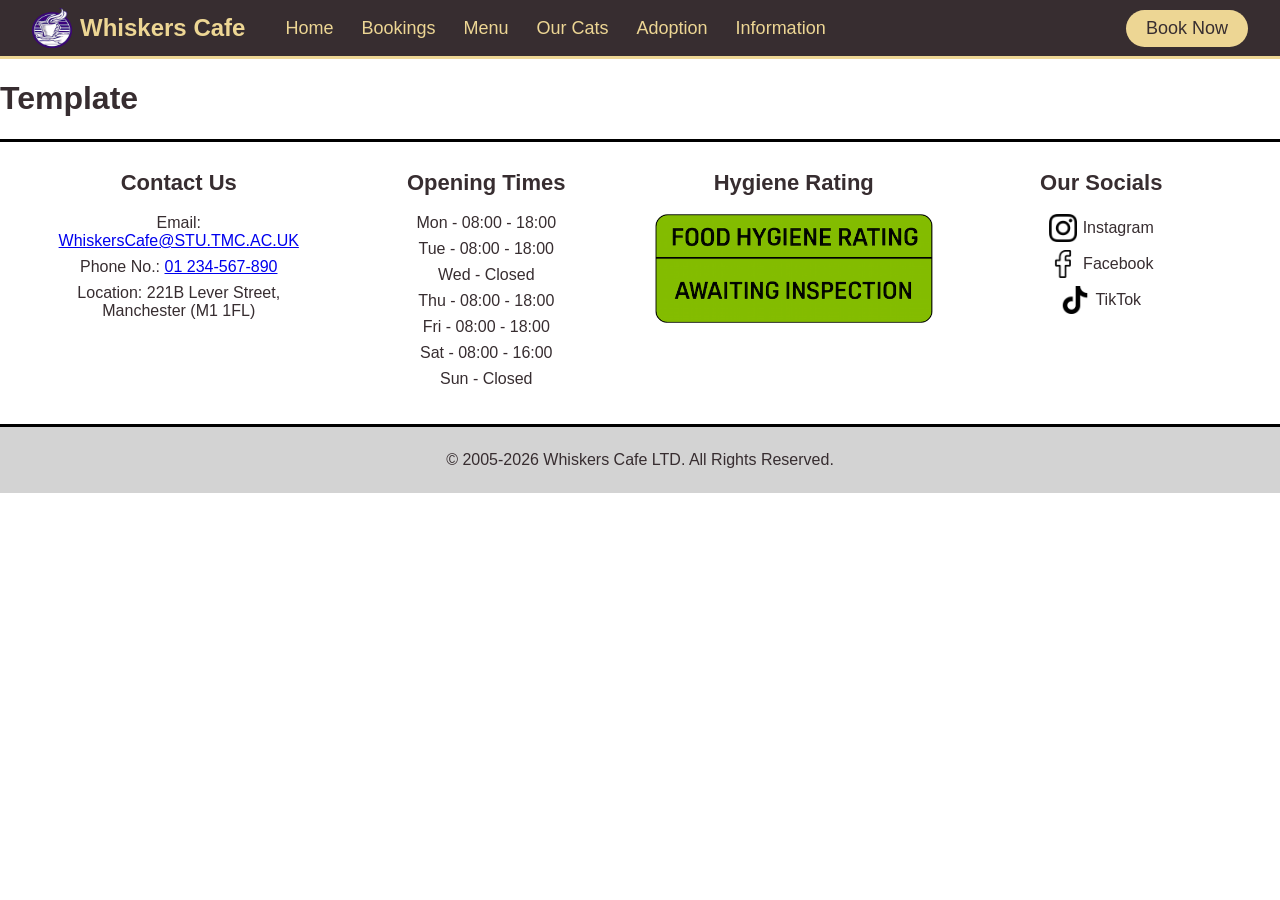
<file: whiskerscafe/template.html>
<!DOCTYPE html>
<html lang="en">
  <head>
    <meta charset="UTF-8">
    <meta name="viewport" content="width=device-width, initial-scale=1.0">
    <meta name="description" content="Template">
    <meta name="keywords" content="Template">
    <meta name="author" content="Joseph Stringer">
    <meta name="robots" content="noindex">
    <meta http-equiv="X-UA-Compatible" content="ie=edge">
    <title>Whiskers Cafe - Template</title>
    <link rel="stylesheet" href="style.css">
    <link rel="icon" href="images/Logo.png" type="image/x-icon">
    <link rel="canonical" href="https://thegoverningbug.github.io/whiskerscafe/template.html">
  </head>
  <body>
    <header class="page-header">
      <a class="logo" href="index.html">
        <img src="images/Logo.png" alt="Whiskers Cafe Logo">
        <span>Whiskers Cafe</span>
      </a>
      <nav class="nav-links" id="nav-links">
        <a href="index.html">Home</a>
        <a href="bookings.html">Bookings</a>
        <a href="menu.html">Menu</a>
        <a href="our-cats.html">Our Cats</a>
        <a href="adoption.html">Adoption</a>
        <a href="information.html">Information</a>
      </nav>
      <a class="book-button" href="bookings.html">Book Now</a>
      <button class="menu-button" id="menu-button">☰</button>
    </header>
    <main>
      <h1>Template</h1>
    </main>
      <footer class="page-footer">
        <div class="footer-columns">
          <section class="footer-section">
            <h2>Contact Us</h2>
            <p>Email: <a href="mailto:whiskerscafe@stu.tmc.ac.uk">WhiskersCafe@STU.TMC.AC.UK</a></p>
            <p>Phone No.: <a href="tel:01234567890">01 234-567-890</a></p>
            <p>Location: 221B Lever Street, Manchester (M1 1FL)</p>
          </section>
          <section class="footer-section">
            <h2>Opening Times</h2>
            <p>Mon - 08:00 - 18:00</p>
            <p>Tue - 08:00 - 18:00</p>
            <p>Wed - Closed</p>
            <p>Thu - 08:00 - 18:00</p>
            <p>Fri - 08:00 - 18:00</p>
            <p>Sat - 08:00 - 16:00</p>
            <p>Sun - Closed</p>
          </section>
          <section class="footer-section">
            <h2>Hygiene Rating</h2>
            <img class="hygiene-image" src="images/HygieneRating.png" alt="Food Hygiene Rating - Awaiting Inspection">
          </section>
          <section class="footer-section">
            <h2>Our Socials</h2>
            <a class="social-link" href="https://www.instagram.com/whiskerscafe">
              <img src="images/InstagramIcon.png" alt="Instagram Icon">Instagram</a>
            <a class="social-link" href="https://www.facebook.com/whiskerscafe">
              <img src="images/FacebookIcon.png" alt="Facebook Icon">Facebook</a>
            <a class="social-link" href="https://www.tiktok.com/whiskerscafe">
              <img src="images/TikTokIcon.png" alt="TikTok Icon">TikTok</a>
          </section>
        </div>
        <div class="copyright">
          <p>© 2005-2026 Whiskers Cafe LTD. All Rights Reserved.</p>
        </div>
      </footer>
    <script src="script.js" defer></script>
  </body>
</html>
</file>
<file: whiskerscafe/style.css>
.logo,.nav-links a{color:#edd694}.booking-section,.copyright,.footer-columns,.promo-text,.stat-section{text-align:center}.checkbox-row input,.slider-arrow{cursor:pointer}*{box-sizing:border-box}body{margin:0;font-family:"Trebuchet MS",Verdana,Arial,sans-serif;background-color:#fff;color:#372d30}img{max-width:100%;height:auto}.page-header{background-color:#372d30;border-bottom:3px solid #edd694;display:flex;align-items:center;gap:40px;padding:8px 32px;position:relative}.logo{display:flex;align-items:center;gap:8px;text-decoration:none;font-weight:700;font-size:24px}.book-button,.nav-links a{font-size:18px;text-decoration:none}.logo img{width:40px;height:40px}.nav-links{display:flex;gap:28px}.adopt-button:hover,.adoption-main-button:hover,.book-button:hover,.checkbox-row a:hover,.filter-buttons button:hover,.information-button:hover,.nav-links a:hover,.primary-button:hover,.promo-text a:hover,.review-book-button:hover,.secondary-button:hover,.social-link:hover,.submit-booking-button:hover{text-decoration:underline}.book-button{margin-left:auto;background-color:#edd694;color:#372d30;padding:8px 20px;border-radius:20px}.menu-button,.timeslot-row input[type=radio]{display:none}.page-footer{background-color:#fff}.footer-columns{border-top:3px solid #000;border-bottom:3px solid #000;display:flex;justify-content:space-around;align-items:flex-start;gap:30px;padding:28px 40px}.footer-section,.menu-item-info{flex:1}.footer-section h2{font-size:22px;margin-top:0}.footer-section p,.social-link{margin:8px 0}.hygiene-image{width:100%;max-width:320px}.social-link{display:flex;align-items:center;justify-content:center;gap:6px;color:#372d30;text-decoration:none}.social-link img{width:28px;height:28px}.copyright{background-color:#d3d3d3;padding:8px 12px}.promo-text a,.slider-arrow:hover{background-color:#2f4b5b}.slider-balance{background-color:#d9d9d9;min-height:280px;display:grid;grid-template-columns:230px 1fr 230px;align-items:center;gap:24px;padding:40px 24px}.promo-card{background-color:#372d30;color:#edd694;display:flex;overflow:hidden;border-radius:0 12px 12px 0}.promo-card img{width:85px;object-fit:cover}.promo-text{padding:10px}.promo-text h2{font-size:16px;margin:0}.promo-text p{font-size:14px;font-weight:700;margin:6px 0 10px}.promo-text a{color:#fff;padding:8px 14px;border-radius:20px;text-decoration:none;display:inline-block;font-size:14px}.cat-slider{position:relative;height:220px}.slider-image-link{display:block;width:100%;height:100%}.cat-slider-image{display:none;width:100%;height:100%;object-fit:cover;border:3px solid #372d30}.cat-slider-image.active{display:block}.slider-arrow{position:absolute;top:50%;transform:translateY(-50%);background:#372d30;color:#edd694;border:none;width:38px;height:38px;border-radius:50%;font-size:24px;z-index:2}.primary-button,.review-book-button,.secondary-button{border-radius:20px;white-space:nowrap;text-decoration:none}#previous-cat{left:12px}#next-cat{right:12px}.slider-buttons{position:absolute;bottom:24px;left:50%;transform:translateX(-50%);display:flex;gap:20px;z-index:2}.primary-button,.secondary-button{padding:10px 22px;box-shadow:0 3px 5px rgba(0,0,0,.25)}.adopt-button,.primary-button{background-color:#edd694;color:#372d30}.filter-buttons button.active-filter,.secondary-button{background-color:#2f4b5b;color:#fff}.about-section,.reviews-section,.stat-section{background-color:#372d30;color:#fff}.about-section{width:60%;margin:0 auto;padding:18px 60px}.about-section h1,.subtitle{text-align:center;margin:0}.about-section h1{font-size:26px}.subtitle{margin-bottom:22px}.about-text h2{font-size:18px;margin-bottom:5px}.about-text p{margin-top:0;line-height:1.4}.stat-section{width:60%;margin:8px auto;padding:16px}.reviews-section{border-top:3px solid #edd694;display:flex;align-items:center;justify-content:space-around;gap:24px;padding:20px 40px}.review-card{width:220px}.review-user{display:flex;align-items:center;gap:8px;border-bottom:1px dashed #fff;padding-bottom:6px;margin-bottom:8px}.review-user img{width:28px;height:28px;object-fit:contain}.review-user h3{margin:0;font-size:16px}.review-card p{margin:4px 0;font-size:14px}.review-book-button{background-color:#edd694;color:#372d30;padding:12px 26px}.booking-section{min-height:620px;padding:28px 16px 48px}.booking-section h1{font-size:24px;margin-bottom:8px}.booking-sub{margin-bottom:28px}.booking-form{width:100%;max-width:430px;margin:0 auto}.booking-form h2{font-size:18px;font-weight:400;margin:28px 0 14px}.name-row{display:flex;gap:38px}.booking-form input[type=email],.booking-form input[type=number],.booking-form input[type=text]{width:100%;background-color:#d3d3d3;border:none;border-radius:14px;padding:10px 14px;margin-bottom:12px;font-family:"Trebuchet MS",Verdana,Arial,sans-serif}.timeslot-title{margin:0 0 10px}.timeslot-row{display:flex;flex-wrap:wrap;align-items:center;gap:8px 10px;margin-bottom:10px}.timeslot-row p{width:100%;margin:0;text-align:left}.timeslot-row label{background-color:#d3d3d3;color:#372d30;padding:7px 10px;border-radius:20px;cursor:pointer;font-size:14px}.timeslot-row input[type=radio]:checked+label{background-color:#edd694;font-weight:700}.checkbox-row{display:flex;align-items:center;gap:8px;margin:14px 0;text-align:left;font-size:14px}.checkbox-row a{color:#6bafe6;text-decoration:none}#booking-message{min-height:22px;font-weight:700}.booking-success{color:green}.booking-error{color:red}.filter-buttons button,.submit-booking-button{background-color:#edd694;color:#372d30;cursor:pointer;font-family:"Trebuchet MS",Verdana,Arial,sans-serif}.submit-booking-button{border:none;border-radius:20px;padding:10px 34px;box-shadow:0 3px 5px rgba(0,0,0,.25);font-size:18px}.menu-section{background-color:#372d30;color:#fff;width:60%;min-height:620px;margin:0 auto;padding:40px 70px;text-align:center}.menu-section h1{font-size:24px;margin-bottom:10px}.menu-subtitle{margin-bottom:26px}.filter-heading{margin:20px 0 12px}.filter-buttons{display:flex;justify-content:center;gap:34px;margin-bottom:16px;flex-wrap:wrap}.filter-buttons button{border:none;border-radius:20px;padding:10px 28px;font-size:18px}.menu-list{width:80%;margin:28px auto 0}.menu-item{display:flex;align-items:center;gap:16px;margin-bottom:22px;text-align:left}.menu-item img{width:110px;height:70px;object-fit:cover;border-radius:6px}.menu-item-top{display:flex;justify-content:space-between;align-items:center;border-bottom:2px solid #fff;gap:16px}.menu-item-top h2{font-size:16px;font-weight:400;margin:0}.menu-item-top p{font-weight:700;margin:0}.menu-item-info p{margin:5px 0 0;font-size:14px}.no-menu-message{display:none;margin-top:30px;font-weight:700;color:#edd694}.allergen-section{margin-top:70px}.allergen-section h2{font-size:18px;font-weight:400}.allergen-section p{font-size:14px}.cats-section{min-height:620px;padding:35px 40px 70px;text-align:center}.cats-section h1{font-size:24px;font-weight:400;margin-bottom:48px}.cats-grid{display:flex;justify-content:center;gap:90px}.cat-profile{width:260px}.cat-profile h2{font-size:18px;font-weight:400;margin-bottom:18px}.cat-image{width:150px;height:120px;object-fit:cover;background-color:#d3d3d3;border-radius:20px;margin-bottom:16px}.cat-info{background-color:#372d30;color:#edd694;border-radius:16px;padding:18px 24px;text-align:left;min-height:190px;display:flex;flex-direction:column}.cat-info p{margin:0}.traits-title{margin-top:16px}.cat-info ul{margin:4px 0 14px 20px;padding:0}.adopt-button,.unavailable-button{display:block;width:100px;margin:auto auto 0;padding:7px 12px;border-radius:20px;text-align:center;text-decoration:none;font-size:14px}.unavailable-button{background-color:#d3d3d3;color:#777}.cat-info{height:225px;display:flex;flex-direction:column}.adoption-section{min-height:620px;padding:42px 40px 60px}.adoption-panel{background-color:#372d30;color:#fff;width:75%;max-width:1050px;margin:0 auto;padding:36px 48px;border-radius:16px;text-align:center}.adoption-panel h1{font-size:28px;margin:0 0 12px}.adoption-subtitle{margin:0 0 30px;font-size:16px}.adoption-panel h2{color:#edd694;font-size:22px;margin:28px 0 20px}.adoption-steps{display:grid;grid-template-columns:repeat(4,1fr);gap:22px}.adoption-step{background-color:#4a3b3e;border-radius:14px;padding:22px 18px}.step-number{background-color:#edd694;color:#372d30;width:42px;height:42px;border-radius:50%;display:inline-flex;align-items:center;justify-content:center;font-weight:700;font-size:20px;margin-bottom:12px}.adoption-step h3{font-size:18px;margin:8px 0}adoption-step p{font-size:14px;line-height:1.4;margin:0}.adoption-info-grid{display:grid;grid-template-columns:1fr 1fr;gap:22px;margin-top:26px}.adoption-info-card{background-color:#4a3b3e;border-radius:20px;padding:22px 34px;text-align:left}adoption-info-card h2{margin-top:0;margin-bottom:12px}.adoption-info-card ul{margin:0;padding-left:20px}.adoption-info-card li{margin-bottom:8px}.adoption-main-button{background-color:#edd694;color:#372d30;display:inline-block;margin-top:30px;padding:10px 48px;border-radius:20px;text-decoration:none;font-size:18px}@media (max-width:768px){.page-header{padding:10px 14px;gap:12px;position:relative;z-index:100}.adoption-panel h2,.footer-section h2,.logo,.stat-section h2,.step-number{font-size:18px}.logo img{width:24px;height:24px}.book-button,.group-balance,.nav-links{display:none}.menu-button{display:block;margin-left:auto;background:0 0;border:none;color:#edd694;font-size:30px}.nav-links.show{display:flex;flex-direction:column;position:absolute;top:55px;left:0;width:100%;background-color:#372d30;border-bottom:3px solid #edd694;text-align:center}.nav-links.show a{padding:12px;border-top:1px solid #edd694}.footer-columns{flex-direction:column;align-items:center;gap:18px;padding:24px 16px}.footer-section,.menu-item-info,.menu-list{width:100%}.adoption-info-card li,.adoption-step p,.booking-sub,.footer-section a,.footer-section p,.menu-item-top p,.no-menu-message,.review-card p,.stat-section p{font-size:14px}.hygiene-image{max-width:260px}.cat-info li,.cat-info p,.checkbox-row,.copyright p{font-size:12px}.cat-slider,.promo-card{width:100%;margin:0 auto}.slider-balance{grid-template-columns:1fr;min-height:auto;padding:24px 16px;gap:22px}.promo-card{max-width:270px;border-radius:12px}.promo-card img{width:90px}.cat-slider{max-width:420px;height:180px}.slider-arrow{width:32px;height:32px;font-size:20px}#previous-cat{left:8px}#next-cat{right:8px}.slider-buttons{bottom:16px;gap:10px}.primary-button,.secondary-button{padding:8px 14px;font-size:14px}.about-section{width:100%;padding:22px 18px}.about-section h1,.adoption-panel h1,.menu-section h1{font-size:22px}.subtitle{font-size:14px;margin-bottom:18px}.about-text h2,.adoption-step h3,.allergen-section h2,.booking-form h2,.menu-item-top h2,.review-user h3{font-size:16px}.about-text p,.adoption-subtitle,.allergen-section p,.menu-item-info p{font-size:14px;line-height:1.4}.stat-section{width:100%;margin:8px 0;padding:18px 16px}.reviews-section{flex-direction:column;align-items:center;padding:24px 16px;gap:18px}.review-card{width:100%;max-width:300px}.review-book-button{padding:10px 24px}.booking-section{padding:24px 14px 42px}.booking-section h1{font-size:20px}.booking-form{max-width:320px}.name-row{gap:20px}.booking-form input[type=email],.booking-form input[type=number],.booking-form input[type=text]{padding:8px 12px;font-size:12px}.timeslot-row{justify-content:center}.timeslot-row p{width:100%;text-align:left}timeslow-row label{font-size:12px;padding:7px 9px}.submit-booking-button{padding:9px 32px}.menu-section{width:100%;min-height:auto;padding:30px 18px}.menu-subtitle{font-size:14px;line-height:1.4;margin-bottom:24px}.filter-heading{font-size:14px;margin:22px 0 10px}.filter-buttons{flex-direction:column;align-items:center;gap:14px;margin-bottom:18px}.filter-buttons button{width:140px;padding:9px 18px;font-size:14px}.menu-list{margin-top:34px}.menu-item{flex-direction:column;align-items:center;text-align:center;gap:10px;margin-bottom:32px}.menu-item img{width:150px;height:95px;object-fit:cover}.menu-item-top{flex-direction:column;gap:4px;border-bottom:1px solid #fff;padding-bottom:4px}.allergen-section{margin-top:45px}.cats-section{padding:26px 16px 50px}.cats-section h1{font-size:18px;margin-bottom:24px}.cats-grid{flex-direction:column;align-items:center;gap:26px}.cat-profile{width:100%;max-width:260px}.cat-profile h2{font-size:14px;margin-bottom:10px}.cat-image{width:130px;height:105px;margin-bottom:14px}.cat-info{padding:14px 18px;border-radius:20px}.adopt-button,.unavailable-button{width:95px;padding:6px 10px;font-size:12px}.adoption-section{padding:26px 16px 45px}.adoption-panel{width:100%;padding:24px 18px;border-radius:0}.adoption-steps{grid-template-columns:1fr;gap:14px}.adoption-step{padding:18px 16px}.step-number{width:36px;height:36px}.adoption-info-grid{grid-template-columns:1fr;gap:16px}.adoption-info-card{padding:18px 20px}.adoption-main-button{width:180px;padding:9px 22px;font-size:16px}}.information-section{background-color:#372d30;color:#fff;width:65%;min-height:620px;margin:0 auto;padding:45px 70px 60px;text-align:center;box-shadow:0 4px 14px rgba(0,0,0,.25)}.information-section h1{font-size:28px;margin-bottom:12px}.information-subtitle{font-size:16px;margin-bottom:38px}.information-grid{display:grid;grid-template-columns:1fr 1fr;gap:24px}.information-card{background-color:#4a3b3e;border-radius:20px;padding:26px 34px;text-align:left;box-shadow:0 4px 12px rgba(0,0,0,.25)}.information-card h2{color:#edd694;font-size:22px;margin-top:0;margin-bottom:16px}.information-card ul{margin:0;padding-left:22px}.information-card li{margin-bottom:10px;line-height:1.4}.information-button{background-color:#edd694;color:#372d30;display:inline-block;margin-top:18px;padding:9px 28px;border-radius:20px;text-decoration:none}.faq-group{margin-top:24px;padding-top:18px;border-top:1px solid rgba}.faq-group h2{color:#edd694;font-size:20px;margin:0 0 14px}.faq-item{border-bottom:1px solid;padding-bottom:12px;margin-bottom:14px}.faq-item:last-child{border-bottom:none;margin-bottom:0}.faq-item h3{font-size:16px;margin:0 0 4px;color:#fff}.faq-item p{margin:0;line-height:1.4}@media(max-width:768px){.information-section{padding:24px 16px 46px}.information-panel{width:100%;padding:28px 18px}.information-panel h1{font-size:22px}.information-subtitle{font-size:14px;line-height:1.4;margin-bottom:28px}.information-grid{grid-template-columns:1fr;gap:18px}.information-card{padding:20px 22px}.information-card h2{font-size:18px}.faq-item p,.information-card li{font-size:14px}}
</file>
